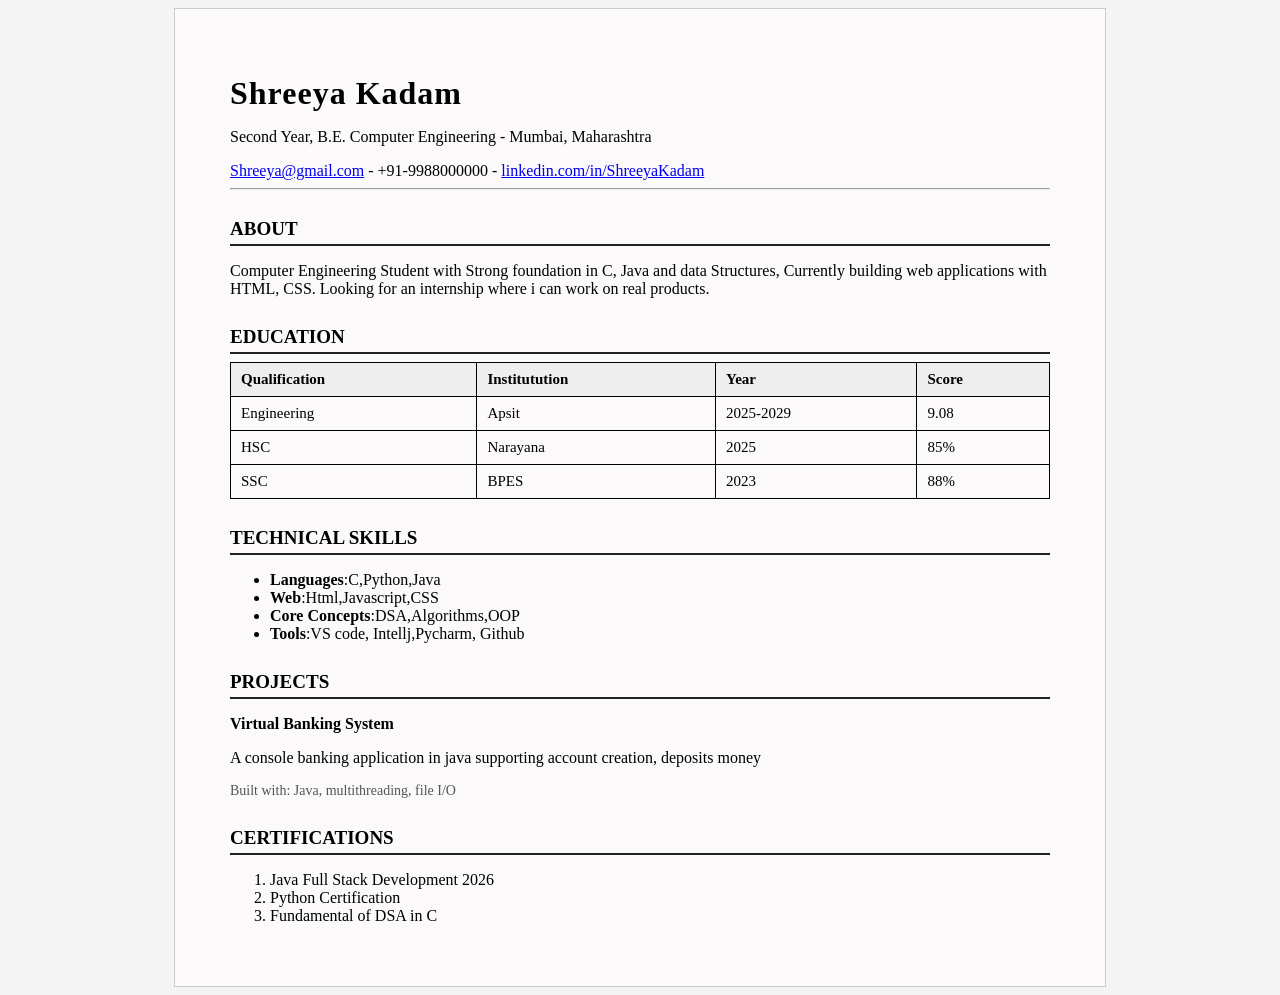
<file: index.html>
<!DOCTYPE html>
<html lang="en">
<head>
    <meta charset="UTF-8">
    <meta name="viewport" content="width=device-width, initial-scale=1.0">
    <title>Document</title>
    <style>
        body{
            font-family: Georgia;
            background-color: #f4f4f4;
            padding: 30 px 20px;
        }
        #page{
            border: 1px solid #ccc;
            max-width: 820px;
            margin:0 auto;
            padding: 45px 55px;
            background-color:rgb(251, 249, 249);
            
        }
        h1{
            margin-bottom: 4px;
            letter-spacing: 1px;
        }
        h2{
            font-size: 19px;
            margin-top: 28px;
            margin-bottom: 8px;
            padding-bottom: 4px;
            border-bottom: 2px solid #222;
            text-transform: uppercase;
        }
        h3{
            font-size: 16px;
            margin-bottom: 2px;
        }
        #contact
        {
            margin-bottom: 6px;
        }
        table{
            width: 100%;
            border-collapse: collapse;
        }
        th, td{
            text-align: left;
            border: 1px solid black;
            padding: 8px 10px;
            font-size: 15px;
        }
        th{
                background: #eee;
        }
        .tech{
                color: #555;
                font-size: 14px;
        }
    </style>
</head>
<body>
    <div id="page">
        <header>
        <h1>Shreeya Kadam</h1>     
        <p id="contact">Second Year, B.E. Computer Engineering - Mumbai, Maharashtra</p>
        <p id="contact">
                <a href="mailto:Shreeya@gmail.com"> Shreeya@gmail.com</a> -
                +91-9988000000 -
                <a href="https://linkedin.com/in/shreeya-kadam-a3080b3b8/" target="_blank">linkedin.com/in/ShreeyaKadam</a>
        </p>
    </header> 
    <hr/>
    <h2>About</h2>
    <p>Computer Engineering Student with Strong foundation in C,
        Java and data Structures, Currently building web applications
        with HTML, CSS. Looking for an internship
        where i can work on real products.</p>
        <h2>Education</h2>
        <table>
            <tr>
                <th>Qualification</th>
                <th>Institutution</th>
                <th>Year</th>
                <th>Score</th>
            </tr>
            <tr>
                <td>Engineering</td>
                <td>Apsit</td>
                <td>2025-2029</td>
                <td>9.08</td>
            </tr>
            <tr>
                <td>HSC</td>
                <td>Narayana</td>
                <td>2025</td>
                <td>85%</td>
            </tr>
            <tr>
                <td>SSC</td>
                <td>BPES</td>
                <td>2023</td>
                <td>88%</td>
            </tr>
        </table> 
        <h2>Technical Skills</h2>
        <ul>
            <li><b>Languages</b>:C,Python,Java</li>
            <li><b>Web</b>:Html,Javascript,CSS</li>
            <li><b>Core Concepts</b>:DSA,Algorithms,OOP</li>
            <li><b>Tools</b>:VS code, Intellj,Pycharm, Github</li>
        </ul> 
        <h2>Projects</h2>
        <div class="projects">
            <h3> Virtual Banking System</h3>
            <p>A console banking application in java supporting account creation, deposits money</p>
            <p class="tech">Built with: Java, multithreading, file I/O</p>
        </div>
        <h2>Certifications</h2>
        <ol>
            <li>Java Full Stack Development 2026</li>
            <li>Python Certification</li>
            <li>Fundamental of DSA in C</li>
        </ol>
    </div>
</body>
</html>
</file>
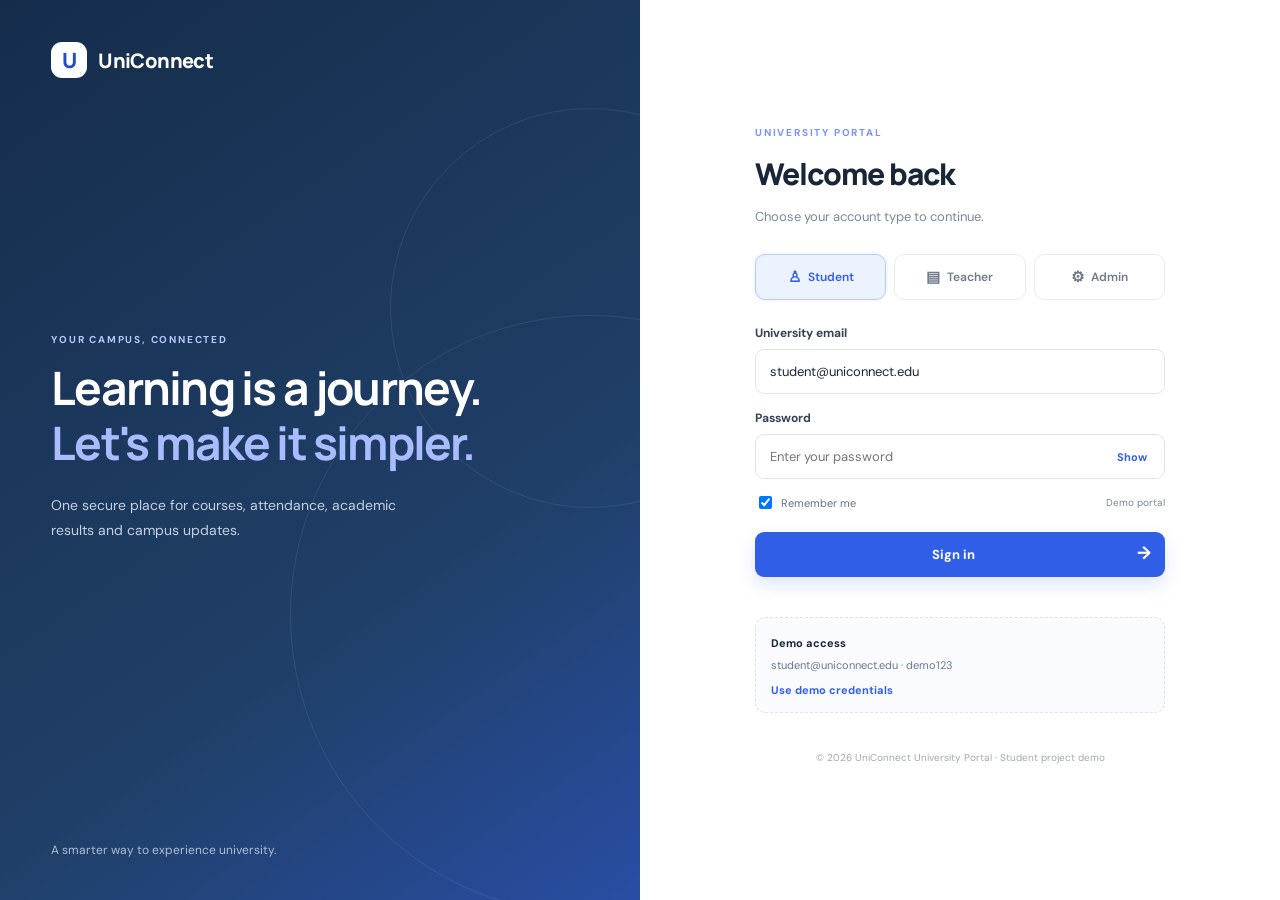
<file: Uni management System/src/main/resources/static/index.html>
<!DOCTYPE html>
<html lang="en">
<head>
  <meta charset="UTF-8"><meta name="viewport" content="width=device-width, initial-scale=1.0">
  <title>UniConnect | University Portal</title>
  <link rel="stylesheet" href="styles.css">
</head>
<body>
  <div id="loginView" class="login-layout">
    <section class="welcome-panel">
      <div class="brand"><span class="brand-mark">U</span><span>UniConnect</span></div>
      <div class="welcome-copy">
        <p class="eyebrow">YOUR CAMPUS, CONNECTED</p>
        <h1>Learning is a journey.<br><em>Let's make it simpler.</em></h1>
        <p class="welcome-text">One secure place for courses, attendance, academic results and campus updates.</p>
      </div>
      <div class="welcome-footer">A smarter way to experience university.</div>
        <div class="decor decor-one"></div><div class="decor decor-two"></div>
    </section>
    <main class="login-panel">
      <div class="mobile-brand brand"><span class="brand-mark">U</span><span>UniConnect</span></div>
      <div class="login-card">
        <p class="eyebrow">UNIVERSITY PORTAL</p>
        <h2>Welcome back</h2><p class="muted">Choose your account type to continue.</p>
        <div class="role-picker" role="group" aria-label="Account type">
          <button class="role active" data-role="student"><span>♙</span>Student</button>
          <button class="role" data-role="teacher"><span>▤</span>Teacher</button>
          <button class="role" data-role="admin"><span>⚙</span>Admin</button>
        </div>
        <form id="loginForm">
          <label for="email">University email</label>
          <input id="email" type="email" placeholder="you@uniconnect.edu" required>
          <label for="password">Password</label>
          <div class="password-wrap"><input id="password" type="password" placeholder="Enter your password" required><button id="togglePassword" type="button" class="show-password">Show</button></div>
          <div class="form-meta"><label class="remember"><input type="checkbox" checked> Remember me</label><span class="muted tiny">Demo portal</span></div>
          <button class="primary-btn" type="submit">Sign in <span>→</span></button>
          <p id="loginMessage" class="message" aria-live="polite"></p>
        </form>
        <div class="demo-hint"><strong>Demo access</strong><p id="demoHint">student@uniconnect.edu · demo123</p><button type="button" id="fillDemo">Use demo credentials</button></div>
      </div>
      <p class="copyright">© 2026 UniConnect University Portal · Student project demo</p>
    </main>
  </div>

  <div id="appView" class="app-layout hidden">
    <aside class="sidebar">
      <div class="brand side-brand"><span class="brand-mark">U</span><span>UniConnect</span></div>
      <p class="nav-caption">WORKSPACE</p><nav id="sideNav"></nav>
      <div class="sidebar-bottom"><div class="help-icon">?</div><div><strong>Need help?</strong><p>Contact campus support</p></div></div>
    </aside>
    <main class="main-area">
      <header class="topbar"><div><p class="breadcrumb">Workspace / <span id="roleLabel">Student</span></p><h2 id="pageHeading">Overview</h2></div><div class="top-actions"><button class="icon-btn" aria-label="Notifications">♧<i></i></button><div class="user-chip"><div class="avatar" id="avatar">AS</div><div><strong id="userName">Aarav Sharma</strong><small id="userRole">Student</small></div></div><button id="logoutBtn" class="logout-btn">Log out</button></div></header>
      <section class="content-area">
        <div class="greeting-row"><div><p class="eyebrow" id="todayLabel">YOUR CAMPUS AT A GLANCE</p><h1 id="greeting">Good morning, Aarav 👋</h1><p class="muted" id="greetingSub">Here’s what’s happening with your studies today.</p></div><div class="date-pill">▦ <span id="todayDate"></span></div></div>
        <div id="statsGrid" class="stats-grid"></div>
        <div class="section-heading"><div><h3 id="listHeading">Your courses</h3><p class="muted">A quick look at your latest updates</p></div><button class="text-btn" id="viewAllBtn">View all →</button></div>
        <div id="itemsList" class="items-list"></div>
        <div class="quick-links" id="quickLinks"></div>
        <p class="demo-note">This is a sample project dashboard. Academic records shown here are demonstration data, not real student records.</p>
      </section>
    </main>
  </div>
  <script src="app.js"></script>
</body></html>
</file>
<file: Uni management System/src/main/resources/static/styles.css>
@import url('https://fonts.googleapis.com/css2?family=DM+Sans:wght@400;500;600;700&family=Manrope:wght@400;500;600;700;800&display=swap');
:root{--navy:#152d4b;--blue:#315ee7;--blue-soft:#edf2ff;--ink:#192638;--muted:#7c8798;--line:#e9edf3;--bg:#f7f9fc;--white:#fff;--green:#1e9b72;--amber:#bc7b1a}
*{box-sizing:border-box}body{margin:0;color:var(--ink);font-family:'DM Sans',sans-serif;background:var(--bg)}button,input{font:inherit}button{cursor:pointer}.hidden{display:none!important}.login-layout{min-height:100vh;display:grid;grid-template-columns:1fr 1fr;background:#fff}.welcome-panel{position:relative;overflow:hidden;display:flex;flex-direction:column;justify-content:space-between;padding:42px 8%;background:linear-gradient(145deg,#152d4b 0%,#203f68 65%,#315ee7 140%);color:white;min-height:100vh}.brand{display:flex;align-items:center;gap:11px;font-family:Manrope,sans-serif;font-size:20px;font-weight:800;letter-spacing:-.6px;position:relative;z-index:1}.brand-mark{display:grid;place-items:center;width:36px;height:36px;border-radius:11px;background:#fff;color:#244cc8;font-size:21px;font-weight:800}.welcome-copy{position:relative;z-index:1;margin-top:-30px;max-width:540px}.eyebrow{font-size:10px;letter-spacing:1.8px;font-weight:700;color:#7793fa;margin:0 0 14px}.welcome-panel .eyebrow{color:#b8c8ff}.welcome-copy h1{font-family:Manrope,sans-serif;font-size:clamp(32px,3.6vw,51px);line-height:1.2;letter-spacing:-1.8px;margin:0 0 22px}.welcome-copy h1 em{font-style:normal;color:#a9bcff}.welcome-text{max-width:390px;line-height:1.8;color:#c5d1e2;font-size:14px}.welcome-footer{position:relative;z-index:1;color:#aebed3;font-size:12px}.decor{position:absolute;border:1px solid #ffffff14;border-radius:50%;width:400px;height:400px;right:-150px;top:12%}.decor-two{width:600px;height:600px;right:-250px;top:35%}.login-panel{display:flex;flex-direction:column;align-items:center;justify-content:center;padding:38px 24px}.login-card{width:min(100%,410px)}.mobile-brand{display:none}.login-card h2{font:800 30px Manrope,sans-serif;letter-spacing:-1px;margin:0 0 8px}.muted{color:var(--muted);font-size:13px;line-height:1.6}.role-picker{display:grid;grid-template-columns:repeat(3,1fr);gap:8px;margin:27px 0 25px}.role{border:1px solid var(--line);background:#fff;border-radius:10px;padding:12px 8px;color:#6e7a8c;font-size:12px;font-weight:600;display:flex;gap:7px;align-items:center;justify-content:center}.role span{font-size:15px}.role.active{border-color:#b9c8ff;background:var(--blue-soft);color:var(--blue);box-shadow:0 0 0 2px #315ee70a}form>label{display:block;font-size:12px;font-weight:700;margin:16px 0 8px;color:#354256}input[type=email],input[type=password],.password-wrap input{width:100%;border:1px solid #dfe5ee;border-radius:9px;padding:13px 14px;outline:none;color:var(--ink);font-size:13px;background:#fff}input:focus{border-color:#8aa3ff!important;box-shadow:0 0 0 3px #315ee714}.password-wrap{position:relative}.password-wrap input{padding-right:60px}.show-password{position:absolute;right:12px;top:50%;transform:translateY(-50%);border:0;background:none;color:var(--blue);font-size:11px;font-weight:700}.form-meta{display:flex;justify-content:space-between;align-items:center;margin:14px 0 20px}.remember{font-size:11px;color:#647186;display:flex;gap:6px;align-items:center}.tiny{font-size:10px}.primary-btn{width:100%;border:0;border-radius:9px;padding:14px;background:var(--blue);color:#fff;font-weight:700;font-size:13px;box-shadow:0 8px 18px #315ee726}.primary-btn span{float:right;font-size:18px;line-height:14px}.primary-btn:hover{background:#254ed0}.message{min-height:16px;font-size:12px;color:#c0392b}.demo-hint{border:1px dashed #dce4f2;background:#fafbff;border-radius:10px;padding:13px 15px;margin-top:12px}.demo-hint strong{font-size:11px}.demo-hint p{font-size:11px;color:#69778c;margin:6px 0}.demo-hint button{padding:0;border:0;background:none;color:var(--blue);font-size:11px;font-weight:700}.copyright{font-size:10px;color:#a0a8b4;margin-top:38px;text-align:center}
.app-layout{min-height:100vh;display:grid;grid-template-columns:245px 1fr}.sidebar{background:#fff;border-right:1px solid var(--line);padding:27px 18px;display:flex;flex-direction:column;min-height:100vh}.side-brand{padding:0 8px 38px;font-size:18px}.side-brand .brand-mark{background:var(--blue);color:white;width:32px;height:32px}.nav-caption{font-size:9px;letter-spacing:1.6px;color:#a0a9b7;font-weight:700;padding:0 12px;margin-bottom:12px}#sideNav{display:flex;flex-direction:column;gap:5px}.nav-link{display:flex;align-items:center;gap:12px;text-decoration:none;color:#768397;padding:12px;border-radius:9px;font-size:12px;font-weight:600;border:0;background:none;text-align:left;width:100%}.nav-link span{font-size:16px;width:19px;text-align:center}.nav-link.active,.nav-link:hover{background:var(--blue-soft);color:var(--blue)}.sidebar-bottom{margin-top:auto;border-top:1px solid var(--line);padding:22px 8px 0;display:flex;gap:11px;align-items:center}.help-icon{width:30px;height:30px;display:grid;place-items:center;border-radius:50%;background:#f0f3f9;color:#687992;font-weight:700}.sidebar-bottom strong{font-size:11px}.sidebar-bottom p{font-size:10px;color:#98a2b0;margin:4px 0 0}.main-area{min-width:0}.topbar{height:83px;background:#fff;border-bottom:1px solid var(--line);display:flex;align-items:center;justify-content:space-between;padding:0 4.3%}.breadcrumb{font-size:10px;color:#a0a8b4;margin:0 0 5px}.breadcrumb span{color:#5d6a7e}.topbar h2{font:700 17px Manrope,sans-serif;margin:0}.top-actions{display:flex;align-items:center;gap:20px}.icon-btn{position:relative;background:#fff;border:1px solid var(--line);border-radius:9px;width:36px;height:36px;color:#68768a;font-size:18px}.icon-btn i{position:absolute;width:6px;height:6px;background:#ed7c70;border:1px solid white;border-radius:50%;right:7px;top:6px}.user-chip{display:flex;align-items:center;gap:9px}.avatar{width:35px;height:35px;display:grid;place-items:center;border-radius:11px;background:#e8edff;color:#315ee7;font-size:11px;font-weight:800}.user-chip strong,.user-chip small{display:block}.user-chip strong{font-size:11px}.user-chip small{font-size:10px;color:#98a2b0;margin-top:3px}.logout-btn{border:0;background:none;color:#748095;font-size:11px}.content-area{padding:35px 4.3%;max-width:1500px;margin:auto}.greeting-row{display:flex;align-items:center;justify-content:space-between;margin-bottom:27px}.greeting-row h1{font:800 clamp(22px,2.2vw,29px) Manrope,sans-serif;letter-spacing:-.8px;margin:0 0 8px}.greeting-row .muted{margin:0}.date-pill{padding:10px 13px;border:1px solid var(--line);border-radius:9px;background:white;color:#65738a;font-size:11px;white-space:nowrap}.stats-grid{display:grid;grid-template-columns:repeat(4,minmax(0,1fr));gap:15px;margin-bottom:34px}.stat-card{background:white;border:1px solid var(--line);border-radius:13px;padding:20px 18px;min-width:0}.stat-top{display:flex;justify-content:space-between;align-items:center;color:#78869a;font-size:11px;font-weight:600}.stat-icon{display:grid;place-items:center;width:32px;height:32px;background:var(--blue-soft);border-radius:9px;color:var(--blue);font-size:15px}.stat-value{font:800 27px Manrope,sans-serif;letter-spacing:-1px;margin:14px 0 5px}.stat-note{font-size:10px;color:#9aa4b2}.section-heading{display:flex;align-items:center;justify-content:space-between;margin-bottom:14px}.section-heading h3{font:800 16px Manrope,sans-serif;margin:0 0 5px}.section-heading p{margin:0;font-size:11px}.text-btn{border:0;background:none;color:var(--blue);font-size:11px;font-weight:700}.items-list{background:#fff;border:1px solid var(--line);border-radius:13px;overflow:hidden}.item-row{display:flex;align-items:center;gap:14px;padding:17px 20px;border-bottom:1px solid #f0f2f6}.item-row:last-child{border-bottom:0}.item-icon{width:38px;height:38px;display:grid;place-items:center;background:#f1f4fb;color:#4965a7;border-radius:10px;font-size:15px;flex-shrink:0}.item-info{flex:1;min-width:0}.item-info strong{font-size:12px;display:block;margin-bottom:5px}.item-info p{font-size:10px;color:#8a96a6;margin:0}.status{font-size:10px;font-weight:700;color:var(--green);background:#eaf8f2;padding:6px 9px;border-radius:20px;white-space:nowrap}.status.amber{color:var(--amber);background:#fff5e5}.quick-links{display:grid;grid-template-columns:repeat(3,1fr);gap:13px;margin-top:22px}.quick-link{display:flex;align-items:center;gap:11px;background:#fff;border:1px solid var(--line);border-radius:11px;padding:15px;text-align:left;color:var(--ink)}.quick-link .item-icon{width:33px;height:33px}.quick-link strong{font-size:11px;display:block}.quick-link small{font-size:10px;color:#929dac;display:block;margin-top:4px}.quick-link:hover{border-color:#b9c8ff}.demo-note{font-size:10px;color:#9aa4b2;text-align:center;margin-top:28px}
@media(max-width:950px){.login-layout{grid-template-columns:42% 58%}.welcome-panel{padding:32px 8%}.welcome-copy h1{font-size:34px}.app-layout{grid-template-columns:205px 1fr}.stats-grid{grid-template-columns:repeat(2,minmax(0,1fr))}.topbar{padding:0 25px}.content-area{padding:28px 25px}}
@media(max-width:680px){.login-layout{display:block}.welcome-panel{display:none}.login-panel{min-height:100vh;padding:28px 23px;justify-content:center}.mobile-brand{display:flex;margin-bottom:42px}.copyright{margin-top:25px}.app-layout{display:block}.sidebar{min-height:0;height:auto;padding:14px 16px;border-right:0;border-bottom:1px solid var(--line)}.side-brand{padding:0 0 12px}.nav-caption,.sidebar-bottom{display:none}#sideNav{flex-direction:row;overflow-x:auto;gap:5px;padding-bottom:2px}.nav-link{white-space:nowrap;padding:9px 10px;font-size:10px}.nav-link span{font-size:13px;width:auto}.topbar{height:auto;padding:17px 18px;gap:12px}.top-actions{gap:9px}.user-chip>div:last-child,.icon-btn{display:none}.logout-btn{font-size:10px}.content-area{padding:25px 17px}.greeting-row{align-items:flex-start;gap:12px}.greeting-row h1{font-size:23px}.date-pill{font-size:0;padding:9px}.date-pill span{font-size:10px}.stats-grid{gap:10px}.stat-card{padding:15px 13px}.stat-value{font-size:24px}.stat-top{font-size:10px}.stat-icon{width:28px;height:28px}.quick-links{grid-template-columns:1fr}.item-row{padding:14px 12px;gap:10px}.item-icon{width:32px;height:32px}.status{font-size:9px;padding:5px 7px}.item-info strong{font-size:11px}.item-info p{font-size:9px}}
</file>
